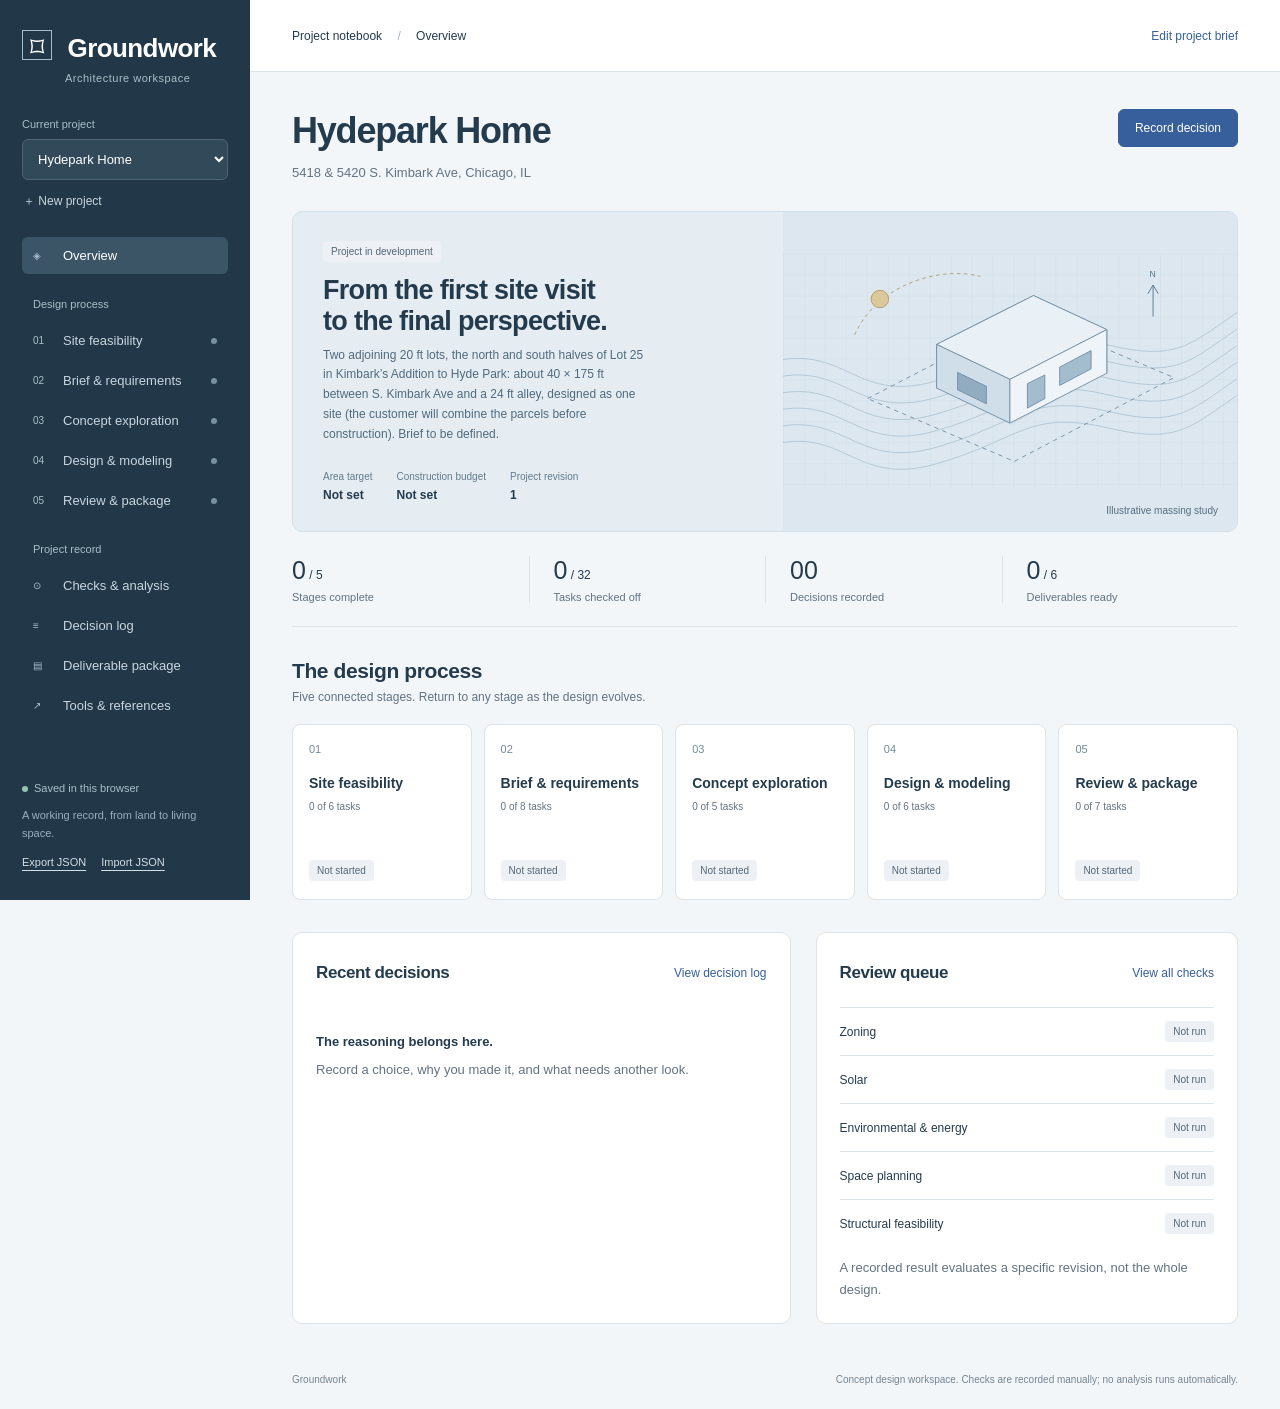
<file: index.html>
<!doctype html>
<html lang="en">
<head>
  <meta charset="utf-8">
  <meta name="viewport" content="width=device-width, initial-scale=1">
  <meta name="theme-color" content="#243b4d">
  <link rel="icon" href="data:image/svg+xml,%3Csvg xmlns='http://www.w3.org/2000/svg' viewBox='0 0 32 32'%3E%3Crect width='32' height='32' rx='5' fill='%23243b4d'/%3E%3Cpath d='M7 23V12l9-5 9 5v11H7m9-16v16M7 12l9 5 9-5' fill='none' stroke='white'/%3E%3C/svg%3E">
  <title>Groundwork — architecture workspace</title>
  <link rel="stylesheet" href="styles.css">
  <link rel="stylesheet" href="site-climate.css">
  <link rel="stylesheet" href="site-viewer3d.css">
  <script src="site-evidence-data.js" defer></script>
  <script src="terrain-data.js" defer></script>
  <script src="site-constraints-data.js" defer></script>
  <script src="site-terrain.js" defer></script>
  <script src="site-evidence.js" defer></script>
  <script src="site-findings-data.js" defer></script>
  <script src="site-research.js" defer></script>
  <script src="vendor/three/three.min.js" defer></script>
  <script src="vendor/three/OrbitControls.js" defer></script>
  <script src="site3d-data.js" defer></script>
  <script src="climate-data.js" defer></script>
  <script src="site-climate.js" defer></script>
  <script src="site-viewer3d.js" defer></script>
  <script src="hydepark-site-data.js" defer></script>
  <script src="hydepark-3d-data.js" defer></script>
  <script src="hydepark-imagery-data.js" defer></script>
  <script src="hydepark-climate-data.js" defer></script>
  <script src="hydepark-viewer3d.js" defer></script>
  <script src="hydepark-site.js" defer></script>
  <script src="app.js" defer></script>
</head>
<body>
  <a class="skip" href="#main">Skip to workspace</a>
  <aside class="sidebar">
    <a class="brand" href="#overview"><span class="brand-mark" aria-hidden="true">⌑</span> Groundwork<span class="brand-sub">Architecture workspace</span></a>
    <label class="project-label" for="project-select">Current project</label>
    <select id="project-select"></select>
    <button class="new-project" data-action="new-project">＋ New project</button>
    <nav id="nav" aria-label="Project navigation"></nav>
    <div class="sidebar-bottom"><span class="save-dot"></span><span id="save-state" role="status">Saved in this browser</span><p>A working record, from land to living space.</p><div class="transfer"><button data-action="export">Export JSON</button><button data-action="import">Import JSON</button></div></div>
  </aside>
  <div class="workspace">
    <header class="topbar"><span>Project notebook <span class="slash">/</span> <span id="breadcrumb">Overview</span></span><button class="text-button" data-action="edit-project">Edit project brief</button></header>
    <main id="main" tabindex="-1"></main>
    <footer>Groundwork <span>Concept design workspace. Checks are recorded manually; no analysis runs automatically.</span></footer>
  </div>
  <dialog id="editor"><form id="editor-form"><div class="dialog-heading"><h2 id="dialog-title"></h2><button type="button" class="icon-button" data-action="close-dialog" aria-label="Close dialog">×</button></div><div id="dialog-fields"></div><p id="form-error" class="error" role="alert"></p><div class="dialog-actions"><button type="button" class="button secondary" data-action="close-dialog">Cancel</button><button class="button" type="submit">Save</button></div></form></dialog>
  <input id="import-file" type="file" accept="application/json,.json" hidden>
  <div id="toast" class="toast" role="status"></div>
</body>
</html>
</file>
<file: styles.css>
:root{--ink:#243b4d;--muted:#637383;--blue:#365f9c;--line:#dce3e9;--paper:#fff;--canvas:#f3f6f8;--sidebar:#223848;--green:#30715d;--amber:#875d21;--radius:10px;font-family:"Avenir Next",Avenir,"Segoe UI",sans-serif;color:var(--ink);background:var(--canvas);font-synthesis:none}*{box-sizing:border-box}body{margin:0}button,input,select,textarea{font:inherit}button,a,select{touch-action:manipulation}button{cursor:pointer}button:disabled{cursor:default}a{color:var(--blue);text-underline-offset:3px}button{color:inherit}button:focus-visible,a:focus-visible,select:focus-visible,input:focus-visible,textarea:focus-visible{outline:3px solid #5b8fd6;outline-offset:3px}button{border:0;background:none}h1,h2,h3,p{margin:0}h1{font-size:36px;font-weight:600;letter-spacing:-1.2px;line-height:1.2}h2{font-size:21px;letter-spacing:-.4px;font-weight:600}h3{font-size:16px;font-weight:600}p{line-height:1.65}small{font-size:12px}.sidebar{width:250px;position:fixed;inset:0 auto 0 0;background:var(--sidebar);color:#e5edf2;padding:30px 22px;display:flex;flex-direction:column;overflow:auto}.brand{color:white;text-decoration:none;font-size:26px;font-weight:600;letter-spacing:-.6px}.brand-mark{display:inline-grid;place-items:center;border:1px solid #a6bdca;width:30px;height:30px;margin-right:9px;font-size:28px;font-weight:400}.brand-sub{display:block;font-size:11px;letter-spacing:.5px;color:#aabdc9;margin:8px 0 34px 43px;font-weight:400}.project-label{font-size:11px;color:#aabdc9;margin-bottom:9px}.sidebar select{width:100%;color:white;background:#314958;border:1px solid #506572;padding:11px;border-radius:6px;font-size:13px}.new-project{text-align:left;color:#c6d5df;padding:13px 1px 24px;font-size:12px}.nav-label{color:#aabdc9;font-size:11px;margin:21px 11px 9px}.nav-item{display:flex;align-items:center;gap:12px;text-align:left;width:100%;padding:11px;border-radius:6px;color:#c7d5df;font-size:13px;margin:3px 0}.nav-item:hover{background:#304958}.nav-item.active{background:#3b5567;color:#fff}.nav-num{font-size:10px;width:18px;color:#a9bfcc}.nav-dot{width:6px;height:6px;border-radius:50%;background:#7891a1;margin-left:auto;flex-shrink:0}.nav-dot.complete{background:#90c4aa}.nav-dot.in-progress{background:#e8c583}.sidebar-bottom{margin-top:auto;padding-top:32px;font-size:11px;color:#aabdc9}.save-dot{display:inline-block;width:6px;height:6px;background:#96c4b1;border-radius:50%;margin-right:6px}.sidebar-bottom p{margin:12px 0;color:#9aafbd;font-size:11px}.transfer{display:flex;gap:15px}.transfer button{font-size:11px;color:#d2dfe7;padding:2px 0;text-decoration:underline;text-underline-offset:4px}.workspace{margin-left:250px}.topbar{height:72px;padding:0 42px;border-bottom:1px solid var(--line);display:flex;align-items:center;justify-content:space-between;font-size:12px;background:#fff}.slash{color:#a3b0bb;margin:0 12px}.text-button{font-size:12px;color:var(--blue);padding:10px 0}main{max-width:1450px;margin:auto;padding:37px 42px 50px;min-height:calc(100vh - 130px)}.heading{display:flex;justify-content:space-between;align-items:flex-start;gap:20px;margin-bottom:27px}.subtitle{font-size:13px;color:var(--muted);margin-top:10px;max-width:70ch}.heading-actions{display:flex;gap:10px;align-items:center;flex-wrap:wrap}.button{display:inline-flex;align-items:center;justify-content:center;gap:8px;background:var(--blue);color:white;padding:11px 16px;border:1px solid var(--blue);border-radius:6px;font-size:12px;text-decoration:none;white-space:nowrap}.button.secondary{background:white;color:var(--ink);border-color:var(--line)}.button:hover{filter:brightness(.95)}.badge{font-size:10px;padding:5px 8px;border-radius:4px;background:#edf1f5;color:#546678;display:inline-flex;align-items:center;white-space:nowrap}.badge.in-progress,.badge.in-review{background:#e8effb;color:#355e99}.badge.complete,.badge.pass,.badge.ready{background:#e5f1eb;color:#28614d}.badge.blocked,.badge.fail,.badge.needs-review{background:#fbecde;color:#855319}.badge.stale{background:#fff0d6;color:#795410}.project-hero{display:grid;grid-template-columns:1.08fr 1fr;min-height:245px;background:#e5edf3;border:1px solid #d4e0e9;border-radius:var(--radius);overflow:hidden}.hero-content{padding:29px 30px}.hero-content h2{font-size:27px;letter-spacing:-.7px;margin:13px 0 9px;max-width:420px}.hero-content p{font-size:12px;color:#516a7c;max-width:48ch}.hero-meta{display:flex;gap:24px;margin-top:24px;font-size:12px}.hero-meta strong{display:block;margin-top:5px;font-weight:600}.hero-meta span{font-size:10px;color:#637b8b}.site-drawing{position:relative;min-height:240px;background:#dce7ef}.site-drawing svg{width:100%;height:100%;position:absolute;inset:0}.drawing-note{position:absolute;bottom:12px;right:16px;font-size:10px;color:#536e81;background:#dce7ef;padding:3px}.metrics{display:grid;grid-template-columns:repeat(4,1fr);margin:24px 0 32px;border-bottom:1px solid var(--line);padding-bottom:23px}.metric{padding-left:24px;border-left:1px solid var(--line)}.metric:first-child{padding-left:0;border:0}.metric strong{font-size:25px;font-weight:500}.metric span{font-size:11px;color:var(--muted);display:block;margin-top:6px}.section-header{display:flex;align-items:center;justify-content:space-between;gap:12px;margin-bottom:17px}.section-header p{font-size:12px;color:var(--muted);margin-top:5px}.phase-grid{display:grid;grid-template-columns:repeat(5,1fr);gap:12px;margin-bottom:32px}.phase-card{text-align:left;background:white;border:1px solid var(--line);border-radius:8px;padding:18px 16px;min-height:176px;display:flex;flex-direction:column;align-items:flex-start}.phase-card:hover{border-color:#84a1c2}.phase-card .step{font-size:11px;color:#72889a;margin-bottom:18px}.phase-card h3{font-size:14px;line-height:1.5;margin-bottom:7px}.phase-card small{color:var(--muted);font-size:10px;margin-bottom:16px}.phase-card .badge{margin-top:auto}.lower-grid{display:grid;grid-template-columns:1.18fr 1fr;gap:25px}.panel{background:white;border:1px solid var(--line);border-radius:var(--radius);padding:23px}.panel>.section-header h2{font-size:17px}.decision-item{border-top:1px solid var(--line);padding:16px 0}.decision-item:last-child{padding-bottom:0}.decision-item h3{font-size:13px;line-height:1.5}.decision-item p{font-size:12px;color:var(--muted);margin-top:7px;white-space:pre-wrap}.meta{font-size:10px;color:var(--muted);margin-top:8px;display:flex;gap:12px;flex-wrap:wrap}.mini-row{display:flex;justify-content:space-between;gap:12px;align-items:center;border-top:1px solid var(--line);padding:13px 0;font-size:12px}.mini-row:last-child{padding-bottom:0}.empty{font-size:13px;color:var(--muted);padding:24px 0;line-height:1.7}.empty strong{color:var(--ink);display:block;margin-bottom:5px}.stage-layout{display:grid;grid-template-columns:minmax(0,1.4fr) minmax(260px,1fr);gap:24px}.stack{display:flex;flex-direction:column;gap:24px}.task{display:flex;gap:12px;align-items:flex-start;padding:14px 0;border-bottom:1px solid var(--line);font-size:13px}.task:last-child{border:0}.task input{accent-color:var(--blue);width:16px;height:16px;margin:2px 0}.task label{flex:1;line-height:1.5}.task.done label{color:var(--muted);text-decoration:line-through}.note{white-space:pre-wrap;font-size:13px;line-height:1.8;color:#526778;overflow-wrap:anywhere}.stage-summary{margin-top:15px;font-size:12px;color:var(--muted)}.progress-track{height:4px;background:#e7edf1;border-radius:2px;margin-top:13px;overflow:hidden}.progress-track span{height:100%;background:#6a8ca8;display:block}.table-wrap{overflow-x:auto;background:white;border:1px solid var(--line);border-radius:var(--radius)}table{width:100%;border-collapse:collapse;text-align:left;font-size:12px}th{font-size:10px;font-weight:500;color:var(--muted);padding:16px 20px;background:#f9fbfc;white-space:nowrap}td{padding:19px 20px;border-top:1px solid var(--line);vertical-align:top}td:first-child{min-width:180px}td p{font-size:11px;color:var(--muted);margin-top:7px;max-width:44ch;white-space:pre-wrap;overflow-wrap:anywhere}td strong{font-weight:600}td .text-button{padding:0;white-space:nowrap}.info-strip{font-size:12px;line-height:1.7;color:#5c7080;background:#e8eef3;border-radius:6px;padding:14px 18px;margin-bottom:24px}.tool-grid{display:grid;grid-template-columns:repeat(3,1fr);gap:18px}.tool-card{background:white;border:1px solid var(--line);border-radius:var(--radius);padding:22px}.tool-card h3{font-size:16px;margin-bottom:10px}.tool-card p{font-size:12px;color:var(--muted);margin:10px 0 20px;white-space:pre-wrap}.tool-card .section-header{margin:0}.tool-card a{font-size:12px}.timeline{max-width:850px}.timeline article{position:relative;margin-left:8px;border-left:1px solid #c9d6e0;padding:0 0 30px 26px}.timeline article:before{content:"";width:9px;height:9px;background:#6c8aa3;position:absolute;left:-5px;top:24px;border-radius:50%;border:3px solid var(--canvas)}.timeline .panel{padding:22px}.timeline .note{margin-top:13px}.impact{font-size:11px;padding:10px 12px;background:#f2f5f8;border-radius:5px;margin-top:14px;line-height:1.7;color:#5c7080}.source-link{display:inline-block;margin-top:9px;font-size:11px;overflow-wrap:anywhere}.empty-project{margin-top:50px;max-width:600px}.empty-project h1{margin-bottom:18px}.empty-project p{margin-bottom:25px;color:var(--muted)}footer{max-width:1450px;margin:0 auto;padding:0 42px 24px;color:#758593;font-size:10px;display:flex;justify-content:space-between;gap:18px}dialog{border:1px solid var(--line);border-radius:12px;width:min(620px,calc(100vw - 32px));max-height:90vh;padding:28px;color:var(--ink);box-shadow:0 25px 100px #1b334933}dialog::backdrop{background:#19304466;backdrop-filter:blur(3px)}.dialog-heading{display:flex;justify-content:space-between;align-items:center;margin-bottom:24px}.icon-button{font-size:24px;color:var(--muted);padding:0 5px}.field{display:block;margin-bottom:18px;font-size:12px}.field>span{display:block;margin-bottom:7px}.field input,.field select,.field textarea{width:100%;padding:11px 12px;border:1px solid #cbd6df;border-radius:5px;background:#fff;color:var(--ink);font-size:13px}.field textarea{min-height:95px;resize:vertical}.field small{display:block;color:var(--muted);font-size:10px;margin-top:6px;line-height:1.6}.field-grid{display:grid;grid-template-columns:1fr 1fr;gap:0 16px}.dialog-actions{display:flex;justify-content:flex-end;gap:10px;margin-top:24px}.error{color:#9b342e;font-size:12px}.choice-group{border:1px solid var(--line);border-radius:6px;padding:12px;margin:0 0 18px}.choice-group legend{font-size:12px;padding:0 5px}.choice-group label{display:flex;align-items:center;gap:9px;font-size:12px;padding:6px}.choice-group input{accent-color:var(--blue)}.toast{position:fixed;bottom:24px;left:calc(50% + 100px);transform:translateX(-50%);background:#243b4d;color:white;border-radius:7px;padding:13px 20px;font-size:12px;box-shadow:0 5px 20px #243b4d22;display:none;max-width:90vw;z-index:5}.toast.visible{display:block}.skip{position:fixed;left:12px;top:-60px;background:white;padding:12px;z-index:9}.skip:focus{top:12px}@media(min-width:1600px){main{padding-top:48px}.project-hero{min-height:280px}}@media(max-width:1150px){.sidebar{width:220px;padding:25px 17px}.workspace{margin-left:220px}main{padding:30px 25px}.topbar{padding:0 25px}.phase-grid{gap:8px}.phase-card{padding:15px 10px}.lower-grid{gap:16px}.hero-content{padding:24px}.tool-grid{grid-template-columns:repeat(2,1fr)}footer{padding-left:25px;padding-right:25px}}@media(max-width:850px){.project-hero{grid-template-columns:1fr 1fr}.hero-meta{gap:15px}.hero-content h2{font-size:23px}.phase-grid{grid-template-columns:repeat(3,1fr)}.lower-grid,.stage-layout{grid-template-columns:1fr}.heading{flex-wrap:wrap}.metrics .metric{padding-left:15px}.metric:first-child{padding-left:0}.metric span{font-size:10px}.topbar{gap:16px}.topbar .text-button{white-space:nowrap}}@media(max-width:650px){.sidebar{position:relative;width:100%;padding:18px;display:grid;grid-template-columns:1fr auto;gap:10px}.brand{font-size:22px}.brand-sub,.project-label,.sidebar-bottom,.nav-label{display:none}.brand-mark{width:26px;height:26px;font-size:23px}.sidebar select{grid-column:1;grid-row:2}.new-project{grid-column:2;grid-row:2;padding:10px;font-size:12px}.sidebar nav{grid-column:1/-1;display:flex;overflow:auto;gap:5px}.nav-item{width:auto;white-space:nowrap;padding:10px;font-size:12px}.nav-num,.nav-dot{display:none}.workspace{margin-left:0}.topbar{height:56px;padding:0 18px;font-size:11px}main{padding:25px 18px 35px}h1{font-size:30px}.heading{margin-bottom:22px}.project-hero{grid-template-columns:1fr}.site-drawing{min-height:200px}.hero-content{padding:24px}.metrics{grid-template-columns:repeat(2,1fr);row-gap:22px}.metric:nth-child(3){padding-left:0;border:0}.phase-grid{grid-template-columns:repeat(2,1fr)}.phase-card{padding:17px;min-height:165px}.tool-grid{grid-template-columns:1fr}.panel{padding:20px}.heading-actions{width:100%}.toast{left:50%;width:max-content;max-width:90vw}.field-grid{grid-template-columns:1fr}footer{padding:0 18px 24px;flex-direction:column}.mobile-transfer{display:flex;gap:20px;margin-top:20px}.mobile-transfer button{font-size:12px;color:var(--blue)}td,th{padding:14px}.timeline .panel{padding:18px}}@media(min-width:651px){.mobile-transfer{display:none}}@media(prefers-reduced-motion:no-preference){dialog[open]{animation:appear .15s ease-out}@keyframes appear{from{opacity:0;transform:translateY(5px)}to{opacity:1;transform:translateY(0)}}}@media print{.sidebar,.topbar,.heading-actions,footer,.text-button,.button,.toast{display:none!important}.workspace{margin:0}main{padding:0}.panel,.project-hero,.phase-card{break-inside:avoid}body{background:white}}

.sr-only{position:absolute;width:1px;height:1px;padding:0;margin:-1px;overflow:hidden;clip:rect(0,0,0,0);white-space:nowrap;border:0}
th{position:relative}
.site-research{margin-bottom:28px}.research-eyebrow{font-size:11px;letter-spacing:.6px;text-transform:uppercase;color:var(--muted);margin-bottom:8px}.research-links{display:flex;flex-wrap:wrap;gap:12px 24px;margin:20px 0}.research-location{font-size:12px;color:var(--muted);max-width:80ch}.research-table{overflow:auto;margin:24px 0;border:1px solid var(--line);border-radius:6px}.research-table table{width:100%;min-width:580px}.research-table td{vertical-align:top}.research-table td:first-child{width:22%}.research-table td:nth-child(2){width:22%;color:var(--muted)}.research-next ol{padding-left:22px;line-height:1.7}.research-next li{padding:5px 0}.research-alternatives{border-top:1px solid var(--line);padding-top:18px;margin-top:22px}.research-alternatives summary{cursor:pointer;font-weight:600}.research-alternatives p{margin-top:14px;color:var(--muted)}

.site-tabs{display:flex;gap:6px;overflow-x:auto;border-bottom:1px solid var(--line);margin-bottom:24px}.site-tabs button{padding:14px 18px;white-space:nowrap;color:var(--muted);border-bottom:3px solid transparent}.site-tabs [aria-selected=true]{color:var(--blue);border-color:var(--blue);font-weight:600}.evidence-gallery{margin-bottom:28px}.evidence-choices{display:flex;gap:12px;margin:24px 0;overflow-x:auto;padding:3px}.evidence-choice{border:2px solid var(--line);border-radius:7px;padding:5px;text-align:left;flex:0 0 155px;background:var(--canvas)}.evidence-choice.selected{border-color:var(--blue)}.evidence-choice img{width:100%;height:74px;object-fit:cover;display:block;border-radius:3px}.evidence-choice span{display:block;font-size:12px;padding:9px 3px 5px}.evidence-toolbar{display:flex;flex-wrap:wrap;gap:16px 24px;align-items:center;font-size:12px;margin-bottom:16px}.evidence-toolbar label{display:flex;align-items:center;gap:8px}.evidence-toolbar input{accent-color:var(--blue)}.evidence-toolbar select{padding:6px;border:1px solid var(--line);border-radius:4px;background:white}.evidence-toolbar a{margin-left:auto}.evidence-layout{display:grid;grid-template-columns:minmax(0,1fr) 260px;gap:24px}.evidence-viewport{overflow:auto;max-height:720px;border:1px solid var(--line);border-radius:7px;background:#e6edf2}.evidence-canvas{position:relative;min-width:100%;line-height:0}.evidence-original{width:100%;height:auto;display:block}.evidence-overlay{position:absolute;inset:0;width:100%;height:100%;pointer-events:none}.evidence-overlay[hidden]{display:none}.parcel-outline{fill:#36d6ef0a;stroke:#55e5ff;stroke-width:3;stroke-dasharray:9 5}.evidence-pin circle{fill:#1b465e;stroke:#fff;stroke-width:2}.evidence-pin.proposed circle{fill:#a75b12}.evidence-pin text{font:600 12px sans-serif;fill:white}.evidence-caption{padding:16px 0}.evidence-caption p{margin-top:7px;font-size:12px;color:var(--muted)}.evidence-caption .source-link{display:inline-block;margin-top:10px}.evidence-legend h3{margin-bottom:15px}.evidence-legend ol{list-style:none;padding:0;margin:0}.evidence-legend li{display:flex;gap:10px;border-bottom:1px solid var(--line);padding:12px 0}.legend-pin{border-radius:50%;background:var(--ink);color:white;min-width:22px;height:22px;text-align:center;line-height:22px;font-size:11px}.evidence-legend strong{font-size:13px}.evidence-legend small{display:block;font-size:10px;letter-spacing:.3px;color:var(--amber);margin:5px 0}.evidence-legend p{font-size:12px;color:var(--muted);line-height:1.5}.boundary-key{margin-top:18px}.boundary-key span{display:inline-block;width:24px;border-top:3px dashed #219ab3;margin-right:5px}.evidence-gap-grid{display:grid;grid-template-columns:1fr 1fr;gap:32px;margin-top:28px}.evidence-gap-grid p,.evidence-gap-grid ul{font-size:13px;line-height:1.7;margin-top:14px}.evidence-gap-grid li{margin:8px 0}#site-evidence-panel>.panel{margin-bottom:28px}@media(max-width:1200px){.evidence-layout{grid-template-columns:minmax(0,1fr)}.evidence-legend ol{display:grid;grid-template-columns:1fr 1fr;gap:0 20px}}@media(max-width:650px){.site-tabs button{padding:12px 10px;font-size:12px}.evidence-gap-grid,.evidence-legend ol{grid-template-columns:1fr}.evidence-toolbar a{margin-left:0}.evidence-choice{flex-basis:135px}.evidence-viewport{max-height:500px}.evidence-choices{gap:8px}.evidence-layout{gap:10px}}

.terrain-metrics{display:grid;grid-template-columns:repeat(4,minmax(0,1fr));gap:20px;margin:26px 0;padding:20px 0;border-block:1px solid var(--line)}.terrain-metrics strong{display:block;font-size:21px;font-weight:500}.terrain-metrics span{display:block;color:var(--muted);font-size:11px;margin-top:7px}.terrain-toolbar{display:flex;flex-wrap:wrap;gap:14px 24px;align-items:center;margin:20px 0;font-size:12px}.terrain-toolbar label{display:flex;align-items:center;gap:8px}.terrain-toolbar select{padding:7px;border:1px solid var(--line);border-radius:4px;background:white}.terrain-views{display:grid;grid-template-columns:minmax(0,1fr) minmax(0,1fr);gap:24px}.terrain-views article{min-width:0}.terrain-views .section-header{flex-wrap:wrap;min-height:30px}.terrain-plan{position:relative;line-height:0;background:#edf2f4;cursor:crosshair;max-width:375px;margin:auto}.terrain-plan img{display:block;width:100%;height:auto}.terrain-plan svg{position:absolute;inset:0;width:100%;height:100%;pointer-events:none}.terrain-transect{stroke:#243b4d;stroke-width:2;stroke-dasharray:8 6;fill:none}.terrain-plan .parcel-outline{fill:none;stroke:#007d9e;stroke-width:4}.terrain-plan [hidden]{display:none}#terrain-3d{display:block;width:100%;height:520px;background:#edf2f4;touch-action:none;cursor:grab;border-radius:5px}#terrain-3d:active{cursor:grabbing}.terrain-legend{display:flex;flex-wrap:wrap;gap:12px 20px;margin-top:26px;font-size:12px}.terrain-legend span{display:flex;align-items:center;gap:7px}.terrain-legend i{display:inline-block;width:20px;height:12px;border:1px solid #0002}.terrain-profiles{display:grid;grid-template-columns:1fr 1fr;gap:24px;margin:28px 0}.terrain-profiles svg{display:block;width:100%;margin-top:14px}.terrain-profiles h3{font-size:14px}@media(max-width:1050px){.terrain-views{grid-template-columns:1fr}.terrain-plan img{max-height:none}#terrain-3d{height:420px}}@media(max-width:650px){.terrain-metrics{grid-template-columns:1fr 1fr}.terrain-metrics strong{font-size:18px}.terrain-profiles{grid-template-columns:1fr}#terrain-3d{height:320px}}

.terrain-zoom-controls{display:flex;align-items:center;justify-content:center;gap:16px;margin-top:12px}.terrain-zoom-controls output{min-width:48px;text-align:center;font-size:12px}.terrain-zoom-controls button{min-width:40px;font-size:18px;padding:5px 12px}.terrain-zoom-controls button:disabled{opacity:.45}

.site-progress{margin-bottom:24px}.site-progress-grid{display:grid;grid-template-columns:repeat(3,minmax(0,1fr));gap:24px;margin-top:22px}.site-progress-grid h3{font-size:14px}.site-progress-grid p{font-size:12px;color:var(--muted);margin-top:8px}.findings-completed{font-size:13px;color:var(--muted);line-height:1.7;padding-left:20px;margin-block:16px 28px}.findings-completed li{margin:8px 0}.findings-register article{border-top:1px solid var(--line);padding:24px 0}.findings-register .section-header{flex-wrap:wrap}.findings-register p{font-size:13px;max-width:95ch}.finding-id{font-size:11px;color:var(--muted);white-space:nowrap}.finding-implication{margin-top:12px;padding:12px 15px;background:var(--canvas);border-radius:5px;color:#526778}.finding-implication strong{display:block;color:var(--ink);margin-bottom:5px}.findings-register .research-links{margin:8px 0 0}.site-progress .research-links{margin-bottom:0}@media(max-width:650px){.site-progress-grid{grid-template-columns:1fr;gap:16px}}

.permitted-key{display:flex;flex-wrap:wrap;gap:12px 24px;margin-top:20px;font-size:12px}.permitted-key span{display:flex;align-items:center;gap:8px}.permitted-key i{display:inline-block;width:22px;height:4px}.permitted-figure{margin:0 0 24px}.permitted-figure img{display:block;width:100%;height:auto;max-width:1050px;margin:20px auto 0;border:1px solid var(--line)}.permitted-figure .research-links{margin-bottom:0}

.permit-layout-overlay[hidden]{display:none}.aerial-lot1{stroke:#c5a3ff;stroke-width:4;stroke-dasharray:12 6;fill:#9966dd;fill-opacity:.07}.aerial-house{stroke:#ffb45b;stroke-width:3;stroke-dasharray:4 2;fill:#e78222;fill-opacity:.65}.aerial-house-leader{stroke:#ffb45b;stroke-width:2;fill:none}.aerial-house-label{font:600 14px sans-serif;fill:#8a4300}.permit-aerial-legend{border-top:1px solid var(--line);padding-top:14px;margin-top:16px}.permit-aerial-legend p{margin-bottom:12px}.permit-aerial-legend a{font-size:12px}.permit-swatch{display:inline-block;width:24px;margin-right:7px;border-top:3px dashed #c5a3ff}.permit-swatch.house{border-color:#e78222}

.constraint-group[hidden]{display:none}.constraint-toggles{border:0;padding:0;margin:0;display:flex;flex-wrap:wrap;align-items:center;gap:8px 16px;min-width:0}.constraint-toggles legend{float:left;padding:0;margin-right:2px;color:var(--muted);font-size:12px}.constraint-toggles label{display:flex;align-items:center;gap:6px}.constraint-toggles input{accent-color:var(--blue)}.practice-tag{font-size:9px;font-weight:700;letter-spacing:.4px;text-transform:uppercase;background:#ffe08a;color:#5a3d00;border:1px solid #d6a520;border-radius:3px;padding:1px 4px;line-height:1.4}.constraint-legend h4{font-size:12px;margin:16px 0 6px;display:flex;flex-wrap:wrap;align-items:center;gap:6px}.constraint-legend h4 small{flex-basis:100%;font-weight:400;color:var(--muted);font-size:10px}.constraint-legend-group:first-child h4{margin-top:4px}.constraint-legend-group.practice h4{color:#7a5100}.constraint-legend ul{list-style:none;padding:0;margin:0}.constraint-legend li{display:grid;grid-template-columns:22px minmax(0,1fr) auto;gap:8px;align-items:start;padding:7px 0;border-bottom:1px solid var(--line);font-size:12px;line-height:1.4}.constraint-legend li small{display:block;color:var(--muted);font-size:10px;margin-top:2px}.constraint-legend li b{font-weight:500;font-size:11px;white-space:nowrap;color:#405566}.constraint-legend i{display:block;width:22px;height:13px;border:2px solid var(--c);background:color-mix(in srgb,var(--c) calc(var(--o,.3)*100%),transparent);border-radius:2px;margin-top:2px}.constraint-legend i.dashed{border-style:dashed}.constraint-legend i.line{height:0;border-width:3px 0 0;background:none;margin-top:8px}.constraint-legend.compact li{grid-template-columns:22px minmax(0,1fr);padding:5px 0}.constraint-legend.compact li b{grid-column:2;font-size:10px;color:var(--muted);font-weight:400}.permit-aerial-legend h3{margin-bottom:6px}.terrain-plan{overflow:hidden}.terrain-plan-inner{position:relative;transform-origin:0 0}.terrain-constraint-key{margin-top:16px;font-size:12px;max-width:760px}.terrain-constraint-key summary{cursor:pointer;font-weight:600;padding:6px 0}.terrain-constraint-key .constraint-legend{columns:2 300px;column-gap:28px}.terrain-constraint-key .constraint-legend-group{break-inside:avoid}
.practice-panel{border:2px dashed #d9a521;background:linear-gradient(#fffcf1,#fff 220px)}.practice-badge{display:inline-flex;align-items:center;font-size:12px;font-weight:700;letter-spacing:.8px;text-transform:uppercase;color:#4d3400;background:repeating-linear-gradient(-45deg,#ffe08a 0 8px,#ffd35c 8px 16px);border:1px solid #c79a1e;border-radius:5px;padding:8px 12px;white-space:nowrap}.practice-status{background:#fff4d1;border-left:4px solid #d9a521;padding:12px 16px;border-radius:4px;font-size:13px;max-width:90ch}.practice-metrics{margin:22px 0}.practice-grid{display:grid;grid-template-columns:minmax(0,1.2fr) minmax(260px,1fr);gap:28px;align-items:start;margin-bottom:8px}.practice-figure{margin:0}.practice-plan{display:block;width:100%;height:auto;background:#f3f6f2;border:1px solid var(--line);border-radius:6px}.practice-figure figcaption{font-size:12px;color:var(--muted);margin-top:12px;line-height:1.6}.practice-figure .constraint-toggles{margin-top:10px;color:var(--ink)}.plan-road{font-size:3.3px;font-weight:600;fill:#4a5a66}.plan-north path{fill:#243b4d}.plan-north text,.plan-scale text{font-size:3.6px;fill:#243b4d}.plan-scale path{stroke:#243b4d;stroke-width:.6;fill:none}.practice-heading{margin:28px 0 4px}.practice-limits{display:grid;grid-template-columns:repeat(auto-fill,minmax(150px,1fr));gap:12px;margin:12px 0 4px}.practice-limits div{border:1px dashed #d9a521;border-radius:6px;padding:10px 12px;background:#fffbea}.practice-limits strong{display:block;font-size:17px;font-weight:600}.practice-limits span{font-size:11px;color:var(--muted)}.practice-panel .research-table td:nth-child(3){background:#fffbea}.practice-panel .research-table td:nth-child(2){color:var(--ink)}.practice-panel .research-table th:nth-child(3){color:#7a5100}.practice-panel .evidence-gap-grid h3{margin-top:18px}.practice-panel .evidence-gap-grid h3:first-child{margin-top:0}
@media(max-width:900px){.practice-grid{grid-template-columns:1fr}}@media(max-width:650px){.practice-panel .section-header{flex-wrap:wrap}.practice-badge{font-size:11px;padding:6px 10px}.constraint-toggles{gap:6px 12px}.constraint-toggles legend{float:none;width:100%;margin-bottom:2px}.terrain-constraint-key .constraint-legend{columns:1}}
.terrain-plan.focus svg *{vector-effect:non-scaling-stroke}.terrain-plan.focus .terrain-transect{stroke-width:1.5}.terrain-plan.focus .parcel-outline{stroke-width:2}
.evidence-overlay [data-cgroup=documented] path{filter:drop-shadow(0 0 1.5px #fffe)}.evidence-overlay [data-cgroup=mapped] path,.evidence-overlay [data-cgroup=practice] path{filter:drop-shadow(0 0 1px #fff9)}
</file>
<file: site-climate.css>
/* Climate & sun view (site-climate.js). Light theme, reuses styles.css variables. */
.climate-view{display:grid;gap:28px;min-width:0}
.climate-view>.panel{margin:0;min-width:0}
.climate-section{scroll-margin-top:16px}
.climate-section:focus{outline:none}
.climate-section h2{font-size:19px}
.climate-head{margin-bottom:6px}
.climate-lede{max-width:82ch;margin-top:4px}
.climate-subhead{margin:28px 0 10px;font-size:15px}
.climate-muted{font-size:12px;color:var(--muted);line-height:1.6;margin-top:10px;max-width:90ch}
.climate-view small{display:block;font-size:11px;color:var(--muted);margin-top:4px;line-height:1.45;font-weight:400}

/* Intro */
.climate-tiles{display:grid;grid-template-columns:repeat(auto-fit,minmax(165px,1fr));gap:12px;margin:22px 0}
.climate-tile{border:1px solid var(--line);border-radius:8px;padding:14px 14px 12px;background:#f9fbfc}
.climate-tile strong{display:block;font-size:22px;font-weight:600;letter-spacing:-.4px;font-variant-numeric:tabular-nums}
.climate-tile span{display:block;font-size:12px;margin-top:4px;font-weight:600}
.climate-intro-grid{display:grid;grid-template-columns:1fr 1.2fr;gap:28px;margin-top:6px}
.climate-intro-grid p,.climate-limits{font-size:13px;line-height:1.65;margin-top:8px}
.climate-limits{padding-left:18px}
.climate-limits li{margin:6px 0}
.climate-jump{display:flex;flex-wrap:wrap;gap:4px 20px;margin-top:18px;border-top:1px solid var(--line);padding-top:8px}

/* Toggles */
.climate-controls{display:flex;flex-wrap:wrap;gap:10px 18px;margin:16px 0 8px}
.climate-seg{display:inline-flex;flex-wrap:wrap;border:1px solid var(--line);border-radius:7px;overflow:hidden;background:#f9fbfc}
.climate-seg button{font-size:12px;padding:8px 12px;color:var(--ink);border-left:1px solid var(--line);min-height:36px}
.climate-seg button:first-child{border-left:0}
.climate-seg button:hover{background:#eef3f7}
.climate-seg button[aria-pressed="true"]{background:var(--blue);color:#fff}

/* Figures */
.climate-figure{display:grid;grid-template-columns:minmax(0,1.15fr) minmax(260px,1fr);gap:28px;align-items:start;margin-top:12px}
.climate-figure figure,.climate-wide,.climate-rose-figure{margin:0;min-width:0}
.climate-view svg{display:block;width:100%;height:auto;font-family:inherit}
.climate-sunpath{max-width:560px;margin:auto}
.climate-monthly{max-width:920px}
.climate-rose{max-width:400px;margin:auto}
.climate-rose-grid{display:grid;grid-template-columns:minmax(0,1fr) minmax(240px,.8fr);gap:24px;align-items:start;margin-top:10px}
.climate-rose-grid.two{grid-template-columns:repeat(2,minmax(0,1fr)) minmax(220px,.7fr)}
.climate-rose-figure figcaption p{font-size:12px;line-height:1.6;color:var(--ink);margin-top:6px}
.climate-aside{display:grid;gap:16px;min-width:0}
.climate-note{background:var(--canvas);border-radius:6px;padding:14px 16px;margin-top:14px}
.climate-aside .climate-note{margin-top:0}
.climate-note h3{font-size:13px;margin-bottom:4px}
.climate-note p{font-size:13px;line-height:1.6;max-width:90ch}
.climate-wide figcaption p{font-size:13px;line-height:1.6;margin-top:6px}

/* SVG marks */
.climate-grid{stroke:#e2e8ed;stroke-width:1;fill:none}
.climate-zero{stroke:#8da2b3;stroke-width:1.2;stroke-dasharray:4 3}
.climate-axis-label{font-size:10px;fill:#6b7b88}
.climate-compass{font-size:13px;font-weight:600;fill:var(--ink)}
.climate-halo{paint-order:stroke;stroke:#fff;stroke-width:3px;stroke-linejoin:round}
.climate-panel-label{font-size:11px;font-weight:600;fill:var(--ink)}
.climate-value-label{font-size:11px;font-weight:600;fill:var(--ink)}
.climate-calm{fill:#eef1f3;stroke:#c9d3da}
.climate-calm-value{font-size:11px;font-weight:600;fill:var(--ink)}
.climate-calm-label{font-size:8px;fill:var(--muted)}
.climate-petal path{stroke:#fff;stroke-width:1}
.climate-petal:hover path:not([fill="transparent"]){filter:brightness(1.12)}
.climate-dome{fill:#fbfcfd;stroke:#c9d3da}
.climate-horizon{fill:#9aa98a;fill-opacity:.55;stroke:#6f7f60;stroke-width:1}
.climate-south{stroke:var(--ink);stroke-width:1.2;stroke-dasharray:2 3}
.climate-hourline{fill:none;stroke:#b8c4cd;stroke-width:1;stroke-dasharray:1.5 3}
.climate-path-month{fill:none;stroke:#b4c0c9;stroke-width:1.2}
.climate-month-path:hover .climate-path-month{stroke:#6b7b88;stroke-width:2}
.climate-path-key{fill:none;stroke-width:2.4;stroke-linecap:round}
.climate-path-key.blocked,.climate-path-sel.blocked{stroke-dasharray:3 4;opacity:.75}
.climate-path-sel{fill:none;stroke:var(--ink);stroke-width:2.6;stroke-linecap:round}
.climate-hourdot{fill:var(--ink);stroke:#fff;stroke-width:1.5}
.climate-hour-label{font-size:9.5px;fill:var(--ink)}
.climate-key-label{font-size:11px;font-weight:600;fill:var(--ink)}
.climate-ring{stroke:#fff;stroke-width:2}
.climate-house{fill:#f7d9c3;fill-opacity:.9;stroke:#c4621d;stroke-width:1.6}
.climate-facade{stroke:#c4621d;stroke-width:1.6}
.climate-band{fill:#b7d3f6;fill-opacity:.75}
.climate-meanline{fill:none;stroke:#2a78d6;stroke-width:2}
.climate-meandot{fill:#2a78d6;stroke:#fff;stroke-width:2}
.climate-whisker{stroke:#9aa8b4;stroke-width:1.5;stroke-linecap:round}
.climate-bar{fill:#2a78d6}
.climate-hit{fill:transparent}
.climate-hit:hover{fill:#243b4d;fill-opacity:.05}

/* Legends */
.climate-legend{list-style:none;padding:0;margin:0;display:grid;gap:7px;font-size:12px}
.climate-legend.inline{display:flex;flex-wrap:wrap;gap:6px 18px;margin-top:10px}
.climate-legend li{display:flex;align-items:center;gap:8px}
.climate-legend i,.climate-bars-head i{display:inline-block;width:14px;height:10px;border-radius:2px;flex-shrink:0}
.climate-legend i.calm{background:#eef1f3;border:1px solid #c9d3da;border-radius:50%;width:12px;height:12px}
.climate-legend i.line-ink{height:3px;background:var(--ink)}
.climate-legend i.line-grey{height:2px;background:#9aa8b4}
.climate-legend i.line-blue{height:3px;background:#2a78d6}
.climate-legend i.band{background:#b7d3f6}
.climate-legend i.horizon{background:#9aa98a;opacity:.8}
.climate-legend i.house{background:#f7d9c3;border:1.5px solid #c4621d}

/* Stats */
.climate-stats{display:grid;gap:10px}
.climate-stats div{border-left:3px solid var(--line);padding-left:12px}
.climate-stats strong{font-size:16px;font-weight:600;font-variant-numeric:tabular-nums}
.climate-stats span{display:block;font-size:12px;color:var(--muted);line-height:1.5}

/* Tables */
.climate-table{margin:16px 0}
.climate-table table{font-size:12px}
.climate-table caption{text-align:left;font-size:11px;color:var(--muted);padding:10px 12px;caption-side:top}
.climate-table th,.climate-table td{padding:8px 10px;min-width:0;width:auto;color:var(--ink);font-variant-numeric:tabular-nums}
.climate-table tbody th{text-align:left;font-weight:600;font-size:12px;background:none;white-space:normal;border-top:1px solid var(--line);vertical-align:top;min-width:120px}
.research-table.climate-table td:first-child,.research-table.climate-table td:nth-child(2){width:auto;color:var(--ink)}
.climate-table td{border-top:1px solid var(--line)}
.climate-table .text-button{padding:0;font-weight:600}
.climate-row-selected{background:#eef4fc}
.climate-compare table{min-width:520px}
.climate-compare tbody th{width:34%}
.climate-heatmap table{min-width:720px}
.climate-heatmap td.climate-heat{text-align:center;font-weight:600;border:2px solid #fff;padding:9px 4px;min-width:38px}
.climate-heatmap td.climate-heat.dark{color:#fff}
.climate-best td{font-size:10px;color:var(--muted);text-align:center;line-height:1.3}
.climate-total th,.climate-total td{border-top:2px solid var(--ink)}
.climate-row-unknown{background:#fffaf0}
.climate-unknown{display:inline-block;font-size:10px;font-weight:700;letter-spacing:.3px;text-transform:uppercase;background:#fbecde;color:#855319;border:1px solid #e2b98a;border-radius:3px;padding:2px 6px}
.climate-prov{font-size:9px;font-weight:700;text-transform:uppercase;letter-spacing:.3px;color:#8a4310;background:#fbe6d6;border-radius:3px;padding:1px 4px;vertical-align:1px}
.climate-details{margin-top:14px}
.climate-details summary{cursor:pointer;font-size:12px;font-weight:600;color:var(--blue);padding:6px 0}

/* Surface bars (HTML) */
.climate-bars{display:grid;gap:2px;margin-top:12px}
.climate-bars-head,.climate-bars-row{display:grid;grid-template-columns:minmax(150px,280px) minmax(0,1fr);gap:16px;align-items:center}
.climate-bars-head{font-size:11px;color:var(--muted);padding-bottom:6px;border-bottom:1px solid var(--line)}
.climate-bars-head i{margin:0 4px 0 8px;vertical-align:-1px}
.climate-bars-row{padding:7px 0;border-bottom:1px solid #eef2f5}
.climate-bars-row>span:first-child{font-size:12px;font-weight:600}
.climate-bars-row.permit>span:first-child{color:#8a4310}
.climate-bar-cell{display:grid;grid-template-columns:minmax(0,1fr) 44px;gap:3px 8px;align-items:center}
.climate-hbar{display:block;height:10px;border-radius:0 3px 3px 0;min-width:2px}
.climate-hbar.year{background:#2a78d6}
.climate-hbar.heat{background:#1baf7a}
.climate-bar-cell b{font-size:12px;font-variant-numeric:tabular-nums;text-align:right}

/* Comfort stacks */
.climate-stack-list{display:grid;gap:8px}
.climate-stack-row{display:grid;grid-template-columns:minmax(120px,210px) minmax(0,1fr);gap:12px;align-items:center;font-size:12px}
.climate-stack{display:flex;height:16px;border-radius:3px;overflow:hidden;gap:1px;background:#fff}
.climate-stack i{display:block;height:100%}

/* Findings links */
.climate-refs{display:flex;flex-wrap:wrap;align-items:center;gap:8px;margin-top:18px;font-size:11px;color:var(--muted)}
.climate-refs>span{text-transform:uppercase;letter-spacing:.5px}
.climate-ref{font-size:12px;color:var(--blue);border:1px solid var(--line);border-radius:999px;padding:5px 11px;text-align:left}
.climate-ref:hover{border-color:#84a1c2}
.climate-ref b{font-weight:600;margin-right:3px}
.climate-idlink{padding:2px 0;color:var(--blue);text-decoration:underline;text-underline-offset:3px}
.climate-view .findings-register article:focus{outline:2px solid #5b8fd6;outline-offset:4px}
.climate-gaps ol{padding-left:20px;font-size:13px;line-height:1.7;margin-top:14px}
.climate-gaps li{margin:8px 0}

@media(max-width:1100px){
  .climate-rose-grid.two{grid-template-columns:repeat(2,minmax(0,1fr))}
  .climate-rose-grid.two .climate-aside{grid-column:1/-1}
}
@media(max-width:900px){
  .climate-figure,.climate-rose-grid,.climate-intro-grid{grid-template-columns:minmax(0,1fr)}
}
@media(max-width:650px){
  .climate-view{gap:20px}
  .climate-tiles{grid-template-columns:repeat(2,minmax(0,1fr))}
  .climate-tile strong{font-size:19px}
  .climate-rose-grid.two{grid-template-columns:minmax(0,1fr)}
  .climate-bars-head,.climate-bars-row{grid-template-columns:minmax(0,1fr);gap:6px}
  .climate-stack-row{grid-template-columns:minmax(0,1fr);gap:4px}
  .climate-seg button{padding:8px 10px}
  .climate-sunpath .climate-key-label{font-size:15px}
  .climate-sunpath .climate-axis-label,.climate-sunpath .climate-hour-label{font-size:13px}
  .climate-sunpath .climate-compass{font-size:17px}
  .climate-scroll{overflow-x:auto;margin:0 -4px;padding:0 4px}
  .climate-monthly{min-width:540px}
  .climate-monthly .climate-axis-label{font-size:16px}
  .climate-monthly .climate-panel-label,.climate-monthly .climate-value-label{font-size:17px}
}
@media print{.climate-controls,.climate-jump,.climate-refs{display:none}.climate-section{break-inside:auto}}
</file>
<file: site-viewer3d.css>
/* 3D sun and shade model (site-viewer3d.js). Uses the variables from styles.css. */
.v3d{--v3d-accent:var(--blue,#365f9c)}
.v3d-layout{display:grid;grid-template-columns:minmax(0,1fr) 330px;gap:22px;margin-top:20px;align-items:start}
.v3d-stage{min-width:0;position:sticky;top:12px}
.v3d-canvas-wrap{position:relative;width:100%;aspect-ratio:16/11;max-height:76vh;min-height:300px;border:1px solid var(--line,#dce3e9);border-radius:var(--radius,10px);overflow:hidden;background:#dbe7f0}
.v3d-canvas-wrap canvas{display:block;width:100%;height:100%;touch-action:none;outline:none}
.v3d-canvas-wrap canvas:focus-visible{outline:3px solid #5b8fd6;outline-offset:-3px}
.v3d-hud{position:absolute;left:10px;top:10px;display:flex;flex-direction:column;gap:2px;padding:7px 10px;border-radius:6px;background:rgba(255,255,255,.86);color:var(--ink,#243b4d);font-size:12px;line-height:1.35;pointer-events:none;max-width:calc(100% - 100px)}
.v3d-hud strong{font-weight:600}
.v3d-hud span{color:var(--muted,#637383)}
.v3d-compass{position:absolute;right:10px;top:10px;width:64px;height:64px;border-radius:50%;background:rgba(255,255,255,.86);pointer-events:none}
.v3d-compass svg{width:100%;height:100%;display:block}
.v3d-compass-ring{fill:none;stroke:#b4c4cf;stroke-width:1.2}
.v3d-compass-n{fill:#b2472f}
.v3d-compass-s{fill:#9aa8b3}
.v3d-compass-label{font-size:9px;font-weight:700;fill:var(--ink,#243b4d);font-family:inherit}
.v3d-compass-sun{fill:#f2b521;stroke:#8a5a00;stroke-width:1}
.v3d-scale{position:absolute;left:10px;bottom:10px;display:flex;flex-direction:column;gap:3px;padding:6px 9px;border-radius:6px;background:rgba(255,255,255,.86);font-size:11px;color:var(--ink,#243b4d);pointer-events:none}
.v3d-scale-bar{display:block;height:6px;border:1.5px solid var(--ink,#243b4d);border-top:0;min-width:20px}
.v3d-canvas-wrap.is-night .v3d-hud,.v3d-canvas-wrap.is-night .v3d-scale,.v3d-canvas-wrap.is-night .v3d-compass{background:rgba(255,255,255,.72)}
.v3d-fallback{position:absolute;inset:0;display:flex;align-items:center;justify-content:center;padding:24px;text-align:center;color:var(--muted,#637383);font-size:13px;background:#eef2f5}
.v3d-fallback[hidden]{display:none}
.v3d-cams{display:flex;flex-wrap:wrap;align-items:center;gap:6px;margin-top:10px}
.v3d-cams>span{font-size:11px;color:var(--muted,#637383);text-transform:uppercase;letter-spacing:.5px;margin-right:4px}
.v3d-hint{font-size:11px;color:var(--muted,#637383);margin-top:8px}
.v3d-chip{font-size:12px;padding:6px 10px;border:1px solid var(--line,#dce3e9);border-radius:999px;background:#fff;color:var(--ink,#243b4d);min-height:32px}
.v3d-chip:hover{border-color:#b4c4cf}
.v3d-chip[aria-pressed=true]{background:#e8effb;border-color:var(--v3d-accent);color:#28466f;font-weight:600}
.v3d-controls{display:flex;flex-direction:column;gap:14px;min-width:0}
.v3d-group{border:1px solid var(--line,#dce3e9);border-radius:var(--radius,10px);padding:12px 14px 14px;margin:0;min-width:0}
.v3d-group legend{font-size:11px;letter-spacing:.6px;text-transform:uppercase;color:var(--muted,#637383);padding:0 6px;margin-left:-6px}
.v3d-group h4{font-size:12px;font-weight:600;margin:0 0 6px}
.v3d-row{display:flex;flex-direction:column;gap:4px;margin:8px 0}
.v3d-row label{display:flex;justify-content:space-between;gap:8px;font-size:12px}
.v3d-row output{font-variant-numeric:tabular-nums;color:var(--ink,#243b4d);font-weight:600}
.v3d-row input[type=range]{width:100%;accent-color:var(--v3d-accent);margin:0;min-height:28px}
.v3d-inline{display:flex;align-items:center;justify-content:space-between;gap:10px;margin:8px 0;font-size:12px}
.v3d-inline select{max-width:62%;font-size:12px;padding:6px 8px;border:1px solid var(--line,#dce3e9);border-radius:6px;background:#fff;color:var(--ink,#243b4d)}
.v3d-chips{display:flex;flex-wrap:wrap;gap:6px;margin:6px 0}
.v3d-chips .button{padding:8px 12px;flex:1 1 auto}
.v3d-tz{font-size:11px;color:var(--muted,#637383);margin:4px 0 6px}
.v3d-readout{display:grid;grid-template-columns:1fr 1fr;gap:6px 12px;margin:10px 0 0;font-size:12px}
.v3d-readout div{min-width:0}
.v3d-readout dt{font-size:10px;color:var(--muted,#637383);text-transform:uppercase;letter-spacing:.4px}
.v3d-readout dd{margin:1px 0 0;font-variant-numeric:tabular-nums}
.v3d-readout dd small{color:var(--muted,#637383);font-size:10px}
.v3d-sunhours .v3d-readout{grid-template-columns:1fr 1fr}
.v3d-check{display:flex;align-items:flex-start;gap:8px;font-size:12px;margin:6px 0;cursor:pointer}
.v3d-check input{margin:2px 0 0;accent-color:var(--v3d-accent);flex:none;width:16px;height:16px}
.v3d-check span{display:flex;flex-direction:column;min-width:0}
.v3d-check small{color:var(--muted,#637383);font-size:10.5px;line-height:1.35}
.v3d-note{font-size:11px;color:var(--muted,#637383);margin:4px 0 8px}
.v3d-stat{font-size:12px;margin:6px 0}
.v3d-over{color:#a0451c;font-weight:600}
.v3d-meter{height:8px;border-radius:4px;background:#edf1f5;overflow:hidden;margin:10px 0 4px}
.v3d-meter span{display:block;height:100%;width:0;background:var(--green,#30715d);transition:width .2s}
.v3d-meter.over span{background:#c2602a}
.v3d-sunhours,.v3d-shaders{border-top:1px solid var(--line,#dce3e9);margin-top:12px;padding-top:10px}
.v3d-shaders ol{margin:0;padding-left:18px;font-size:11.5px;line-height:1.5}
.v3d-shaders .text-button{padding:6px 0}
.v3d-shaders .text-button[hidden]{display:none}
.v3d-group>.button{margin-top:10px;width:100%}
.v3d-layer-group{margin:4px 0 10px}
.v3d-layer-group ul{list-style:none;margin:0 0 0 22px;padding:0}
.v3d-group-toggle strong{font-weight:600}
.v3d-empty{font-size:11px;color:var(--muted,#637383);padding:2px 0}
.v3d-swatch{flex:none;display:inline-block;width:18px;height:12px;margin-top:2px;border:2px solid;border-radius:2px;position:relative;background:transparent}
.v3d-swatch::before{content:"";position:absolute;inset:0;background:var(--v3d-fill);opacity:var(--v3d-fill-o,.2)}
.v3d-swatch.dashed{border-style:dashed}
.v3d-swatch.point{width:12px;border-radius:50%}
.v3d-swatch.point::before{opacity:1;border-radius:50%}
.v3d-key{list-style:none;margin:10px 0 0;padding:10px 0 0;border-top:1px solid var(--line,#dce3e9);font-size:11px;color:var(--muted,#637383);display:grid;gap:5px}
.v3d-key li{display:flex;gap:8px;align-items:center}
.v3d-key .v3d-swatch{margin-top:0}
.v3d-notes{margin-top:20px;font-size:12px;color:var(--muted,#637383)}
.v3d-notes summary{cursor:pointer;color:var(--ink,#243b4d);font-weight:600;font-size:13px;padding:6px 0}
.v3d-notes ul{margin:6px 0 0;padding-left:18px;display:grid;gap:5px;max-width:110ch}
@media(max-width:1250px){.v3d-layout{grid-template-columns:minmax(0,1fr)}.v3d-stage{position:static}.v3d-controls{display:grid;grid-template-columns:repeat(auto-fit,minmax(280px,1fr));align-items:start}}
@media(max-width:650px){.v3d-canvas-wrap{aspect-ratio:4/3.4;min-height:260px}.v3d-controls{display:flex}.v3d-hud{font-size:11px;padding:5px 8px}.v3d-compass{width:54px;height:54px}.v3d-chip{padding:6px 9px}.v3d-inline{flex-wrap:wrap}.v3d-inline select{max-width:100%;flex:1 1 180px}}
@media(prefers-reduced-motion:reduce){.v3d-meter span{transition:none}}
@media print{.v3d-canvas-wrap{max-height:none}.v3d-cams,.v3d-hint,.v3d-chips{display:none}}
.hp3d-labels{position:absolute;inset:0;pointer-events:none;overflow:hidden}
.hp3d-labels[hidden]{display:none}
.hp3d-label{position:absolute;left:0;top:0;white-space:nowrap;font-size:11px;font-weight:600;padding:2px 6px;border-radius:4px;background:rgba(255,255,255,.88);color:var(--ink,#243b4d);border:1px solid rgba(36,59,77,.18)}
.hp3d-legend{display:flex;align-items:center;flex-wrap:wrap;gap:6px 10px;margin-top:8px;font-size:11px;color:var(--muted,#637383)}
.hp3d-legend i{display:inline-block;width:140px;height:10px;border-radius:2px;background:linear-gradient(90deg,#28345c,#4a62a0,#7c9a78,#ecc454,#ffe88c)}
.hp3d-legend small{font-size:10px}
.hp3d-checks{list-style:none;padding:0;margin:8px 0 10px;font-size:12px;line-height:1.45}
.hp3d-checks li{padding:3px 0}
.hp3d-warn{color:#855319;font-weight:600}
.hp3d-sun-table{margin:4px 0 8px}
.hp3d-sun-table table{min-width:0;font-size:11.5px}
.hp3d-sun-table th,.hp3d-sun-table td{padding:7px 8px;white-space:nowrap}
.hp3d-sun-table td:first-child{min-width:0;white-space:normal;width:auto}
.hp3d-sun-table td:nth-child(2){width:auto;color:inherit}
.hp3d-daylight td{color:var(--muted,#637383)}
#hp3d-root>h3{margin:26px 0 0}
.evidence-overlay [hidden]{display:none}
</file>
